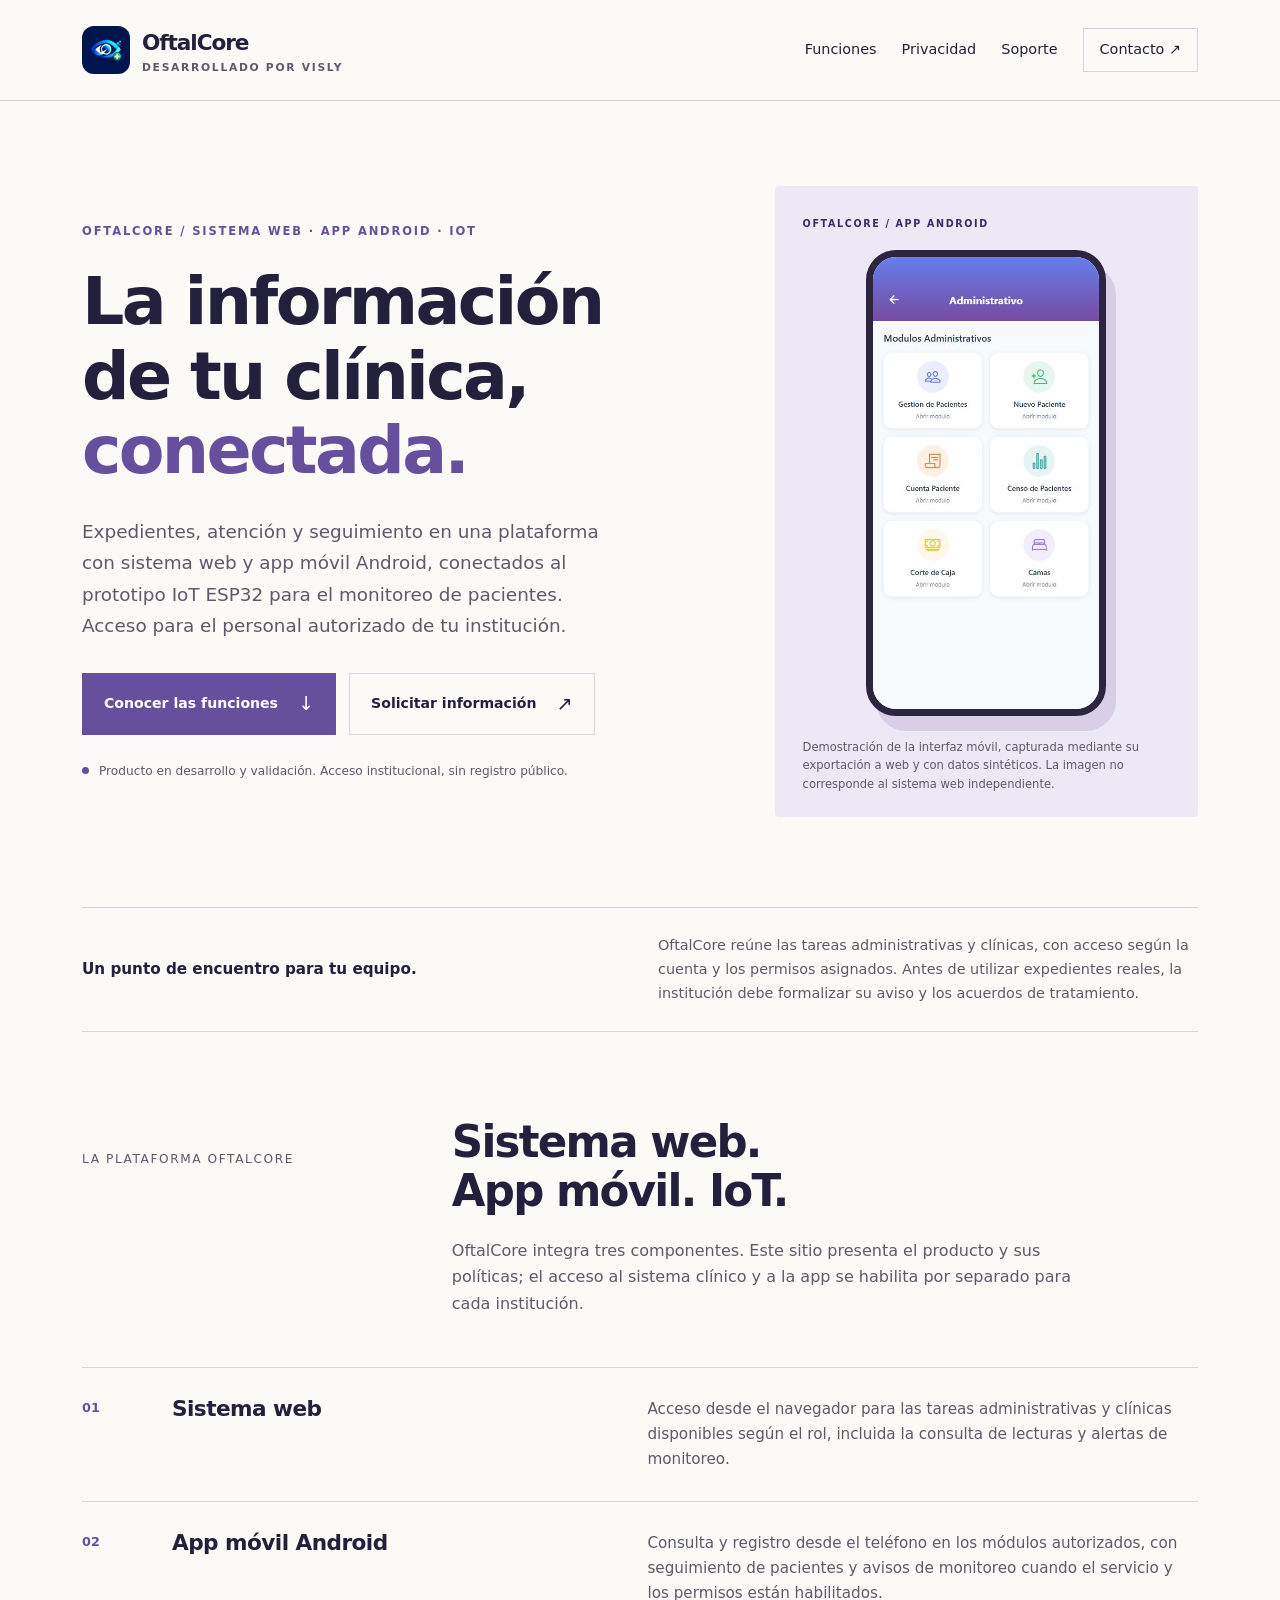
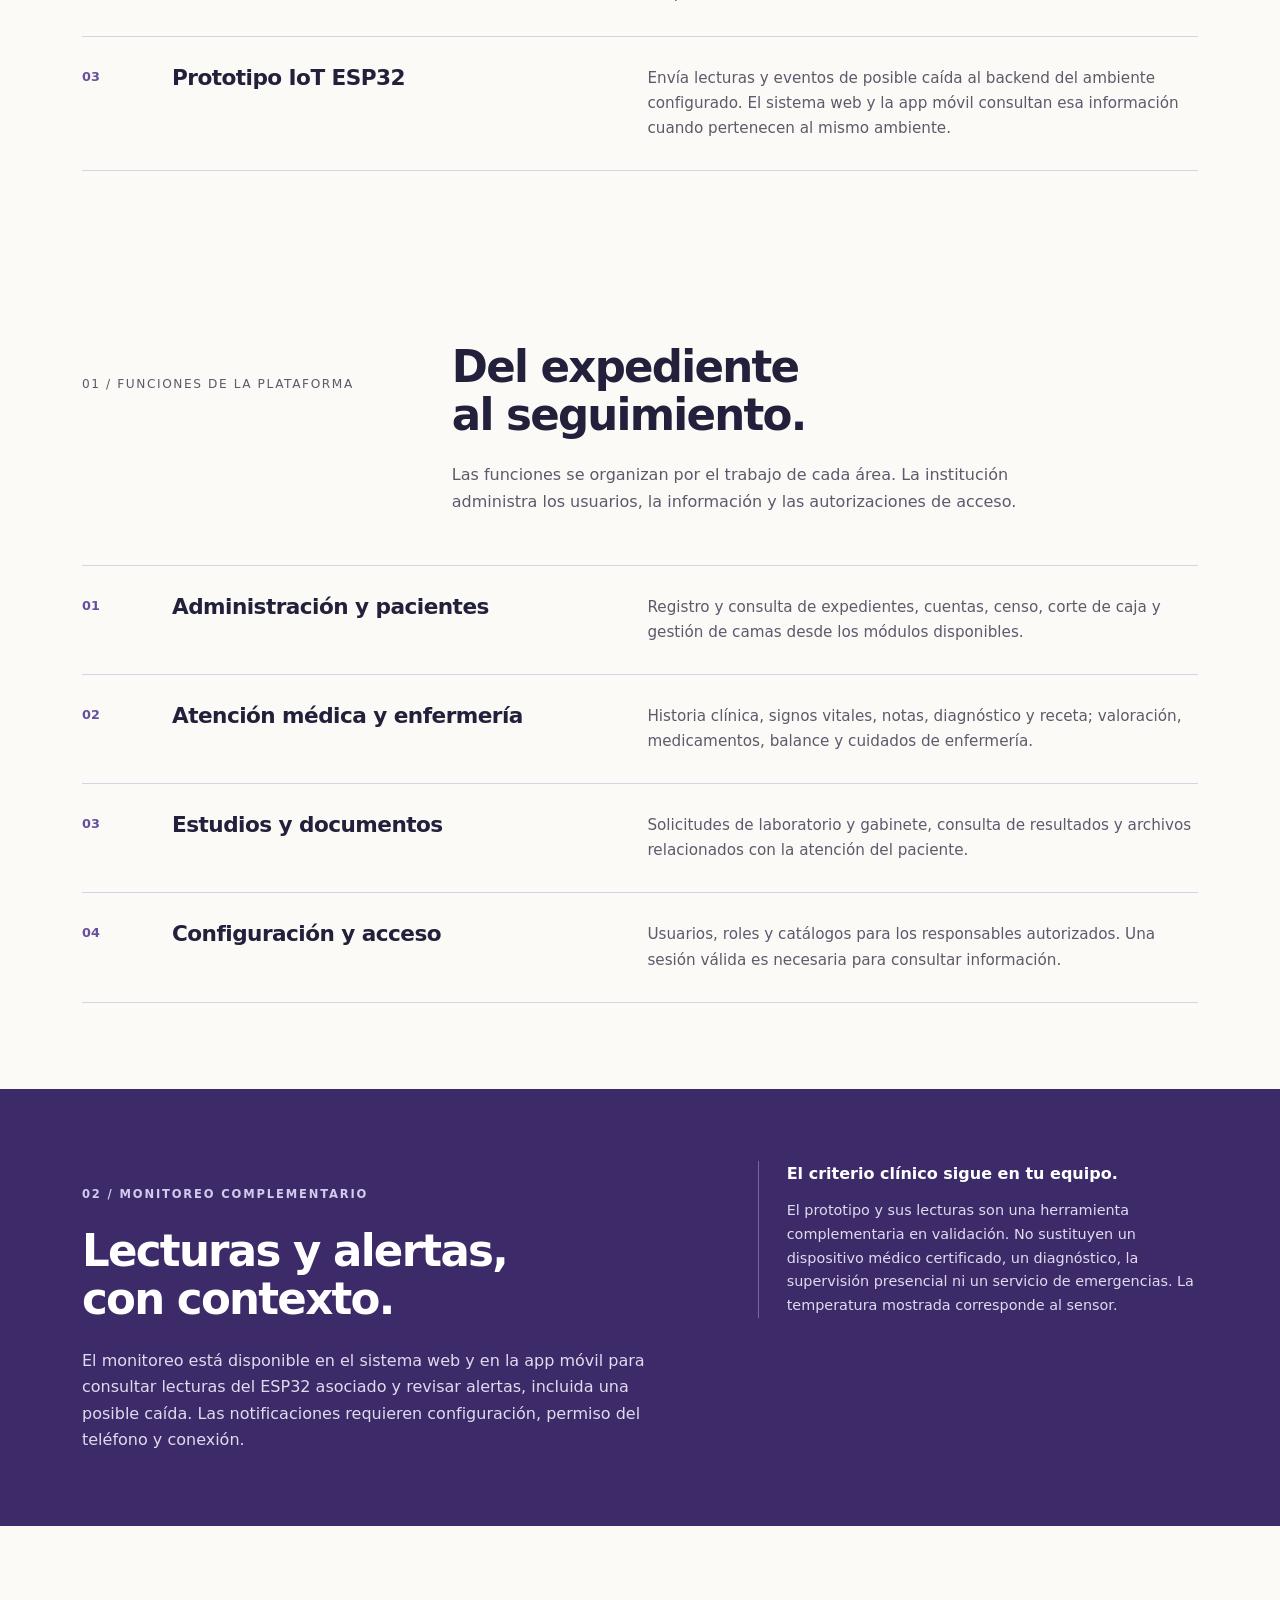
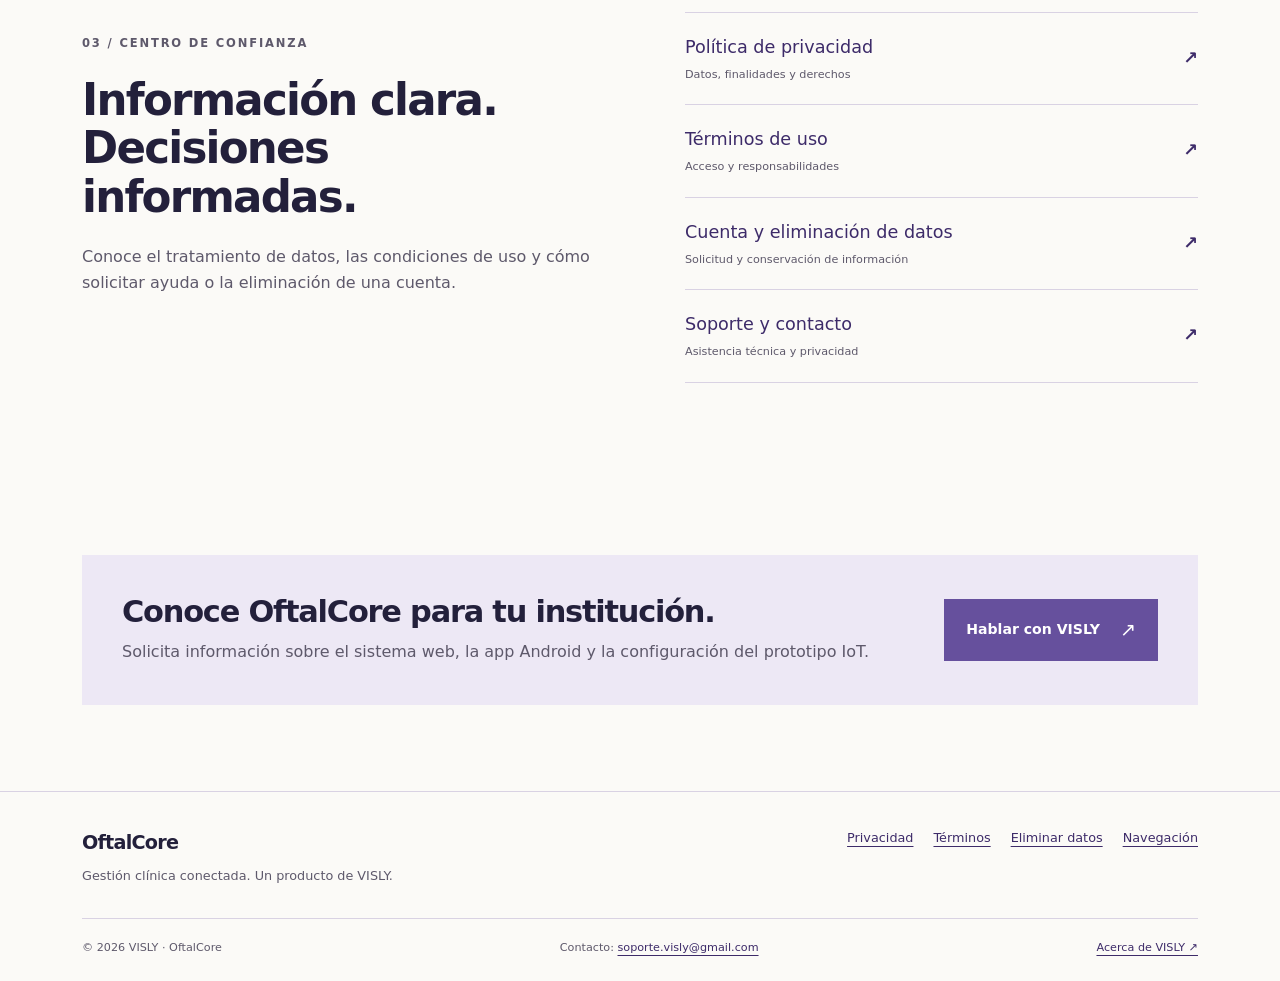
<file: index.html>
<!doctype html>
<html lang="es"><head><meta charset="utf-8"><meta name="viewport" content="width=device-width,initial-scale=1"><title>Gestión clínica conectada · OftalCore</title><meta name="description" content="OftalCore de VISLY integra un sistema web, una app móvil Android y un prototipo IoT ESP32 para la gestión clínica y el monitoreo complementario."><meta name="theme-color" content="#66509d"><link rel="icon" href="assets/oftalcore-icon.png" type="image/png"><link rel="stylesheet" href="assets/styles.css"><script src="assets/main.js" defer></script></head><body><a class="skip" href="#contenido">Saltar al contenido</a><header class="site-header"><nav class="nav wrap" aria-label="Navegación principal"><a class="brand" href="index.html"><img src="assets/oftalcore-icon.png" alt="" width="48" height="48"><span class="brand-name">OftalCore<small>Desarrollado por VISLY</small></span></a><button class="menu-toggle" type="button" aria-expanded="false" aria-controls="navigation">Menú</button><div class="nav-links" id="navigation"><a href="index.html#funcionalidades">Funciones</a><a href="privacidad.html">Privacidad</a><a href="soporte.html">Soporte</a><a class="nav-contact" href="soporte.html#contacto">Contacto <span aria-hidden="true">↗</span></a></div></nav></header><main id="contenido"><section class="hero wrap" aria-labelledby="hero-title"><div><p class="eyebrow">OftalCore / Sistema web · App Android · IoT</p><h1 id="hero-title">La información de tu clínica,<br><span>conectada.</span></h1><p class="lead">Expedientes, atención y seguimiento en una plataforma con sistema web y app móvil Android, conectados al prototipo IoT ESP32 para el monitoreo de pacientes. Acceso para el personal autorizado de tu institución.</p><div class="actions"><a class="button" href="#funcionalidades">Conocer las funciones <span class="arrow" aria-hidden="true">↓</span></a><a class="button secondary" href="soporte.html#contacto">Solicitar información <span class="arrow" aria-hidden="true">↗</span></a></div><p class="hero-note">Producto en desarrollo y validación. Acceso institucional, sin registro público.</p></div><figure class="product-stage"><div class="phone"><img src="assets/app-administracion.jpg" alt="Pantalla de administración de OftalCore con módulos de pacientes, cuentas, censo, caja y camas" width="430" height="860"></div><figcaption class="product-caption">Demostración de la interfaz móvil, capturada mediante su exportación a web y con datos sintéticos. La imagen no corresponde al sistema web independiente.</figcaption></figure></section><div class="wrap"><div class="intro-strip"><strong>Un punto de encuentro para tu equipo.</strong><p>OftalCore reúne las tareas administrativas y clínicas, con acceso según la cuenta y los permisos asignados. Antes de utilizar expedientes reales, la institución debe formalizar su aviso y los acuerdos de tratamiento.</p></div></div><section class="section wrap" id="plataforma" aria-labelledby="platform-title"><div class="section-intro"><p class="index-label">La plataforma OftalCore</p><div><h2 id="platform-title">Sistema web.<br>App móvil. IoT.</h2><p>OftalCore integra tres componentes. Este sitio presenta el producto y sus políticas; el acceso al sistema clínico y a la app se habilita por separado para cada institución.</p></div></div><div class="feature-list"><article class="feature-row"><span class="feature-number">01</span><h3>Sistema web</h3><p>Acceso desde el navegador para las tareas administrativas y clínicas disponibles según el rol, incluida la consulta de lecturas y alertas de monitoreo.</p></article><article class="feature-row"><span class="feature-number">02</span><h3>App móvil Android</h3><p>Consulta y registro desde el teléfono en los módulos autorizados, con seguimiento de pacientes y avisos de monitoreo cuando el servicio y los permisos están habilitados.</p></article><article class="feature-row"><span class="feature-number">03</span><h3>Prototipo IoT ESP32</h3><p>Envía lecturas y eventos de posible caída al backend del ambiente configurado. El sistema web y la app móvil consultan esa información cuando pertenecen al mismo ambiente.</p></article></div></section><section class="section wrap" id="funcionalidades" aria-labelledby="features-title"><div class="section-intro"><p class="index-label">01 / Funciones de la plataforma</p><div><h2 id="features-title">Del expediente<br>al seguimiento.</h2><p>Las funciones se organizan por el trabajo de cada área. La institución administra los usuarios, la información y las autorizaciones de acceso.</p></div></div><div class="feature-list"><article class="feature-row"><span class="feature-number">01</span><h3>Administración y pacientes</h3><p>Registro y consulta de expedientes, cuentas, censo, corte de caja y gestión de camas desde los módulos disponibles.</p></article><article class="feature-row"><span class="feature-number">02</span><h3>Atención médica y enfermería</h3><p>Historia clínica, signos vitales, notas, diagnóstico y receta; valoración, medicamentos, balance y cuidados de enfermería.</p></article><article class="feature-row"><span class="feature-number">03</span><h3>Estudios y documentos</h3><p>Solicitudes de laboratorio y gabinete, consulta de resultados y archivos relacionados con la atención del paciente.</p></article><article class="feature-row"><span class="feature-number">04</span><h3>Configuración y acceso</h3><p>Usuarios, roles y catálogos para los responsables autorizados. Una sesión válida es necesaria para consultar información.</p></article></div></section><section class="monitoring" aria-labelledby="monitoring-title"><div class="wrap"><div><p class="eyebrow">02 / Monitoreo complementario</p><h2 id="monitoring-title">Lecturas y alertas,<br>con contexto.</h2><p>El monitoreo está disponible en el sistema web y en la app móvil para consultar lecturas del ESP32 asociado y revisar alertas, incluida una posible caída. Las notificaciones requieren configuración, permiso del teléfono y conexión.</p></div><aside class="aside"><strong>El criterio clínico sigue en tu equipo.</strong><p>El prototipo y sus lecturas son una herramienta complementaria en validación. No sustituyen un dispositivo médico certificado, un diagnóstico, la supervisión presencial ni un servicio de emergencias. La temperatura mostrada corresponde al sensor.</p></aside></div></section><section class="section wrap trust" aria-labelledby="trust-title"><div><p class="eyebrow">03 / Centro de confianza</p><h2 id="trust-title">Información clara.<br>Decisiones informadas.</h2><p>Conoce el tratamiento de datos, las condiciones de uso y cómo solicitar ayuda o la eliminación de una cuenta.</p></div><nav class="trust-links" aria-label="Centro de confianza"><a href="privacidad.html"><div>Política de privacidad<span>Datos, finalidades y derechos</span></div><b aria-hidden="true">↗</b></a><a href="terminos.html"><div>Términos de uso<span>Acceso y responsabilidades</span></div><b aria-hidden="true">↗</b></a><a href="eliminacion.html"><div>Cuenta y eliminación de datos<span>Solicitud y conservación de información</span></div><b aria-hidden="true">↗</b></a><a href="soporte.html"><div>Soporte y contacto<span>Asistencia técnica y privacidad</span></div><b aria-hidden="true">↗</b></a></nav></section><section class="wrap section"><div class="cta-strip"><div><h2>Conoce OftalCore para tu institución.</h2><p>Solicita información sobre el sistema web, la app Android y la configuración del prototipo IoT.</p></div><a class="button" href="soporte.html#contacto">Hablar con VISLY <span class="arrow" aria-hidden="true">↗</span></a></div></section></main><footer class="site-footer"><div class="wrap"><div class="footer-top"><div class="footer-brand"><strong>OftalCore</strong><p>Gestión clínica conectada. Un producto de VISLY.</p></div><nav class="footer-links" aria-label="Información legal"><a href="privacidad.html">Privacidad</a><a href="terminos.html">Términos</a><a href="eliminacion.html">Eliminar datos</a><a href="cookies.html">Navegación</a></nav></div><div class="footer-bottom"><span>© 2026 VISLY · OftalCore</span><span>Contacto: <a href="mailto:soporte.visly@gmail.com">soporte.visly@gmail.com</a></span><a href="https://github.com/JoelLara10/VISLY" rel="noopener">Acerca de VISLY ↗</a></div></div></footer></body></html>
</file>
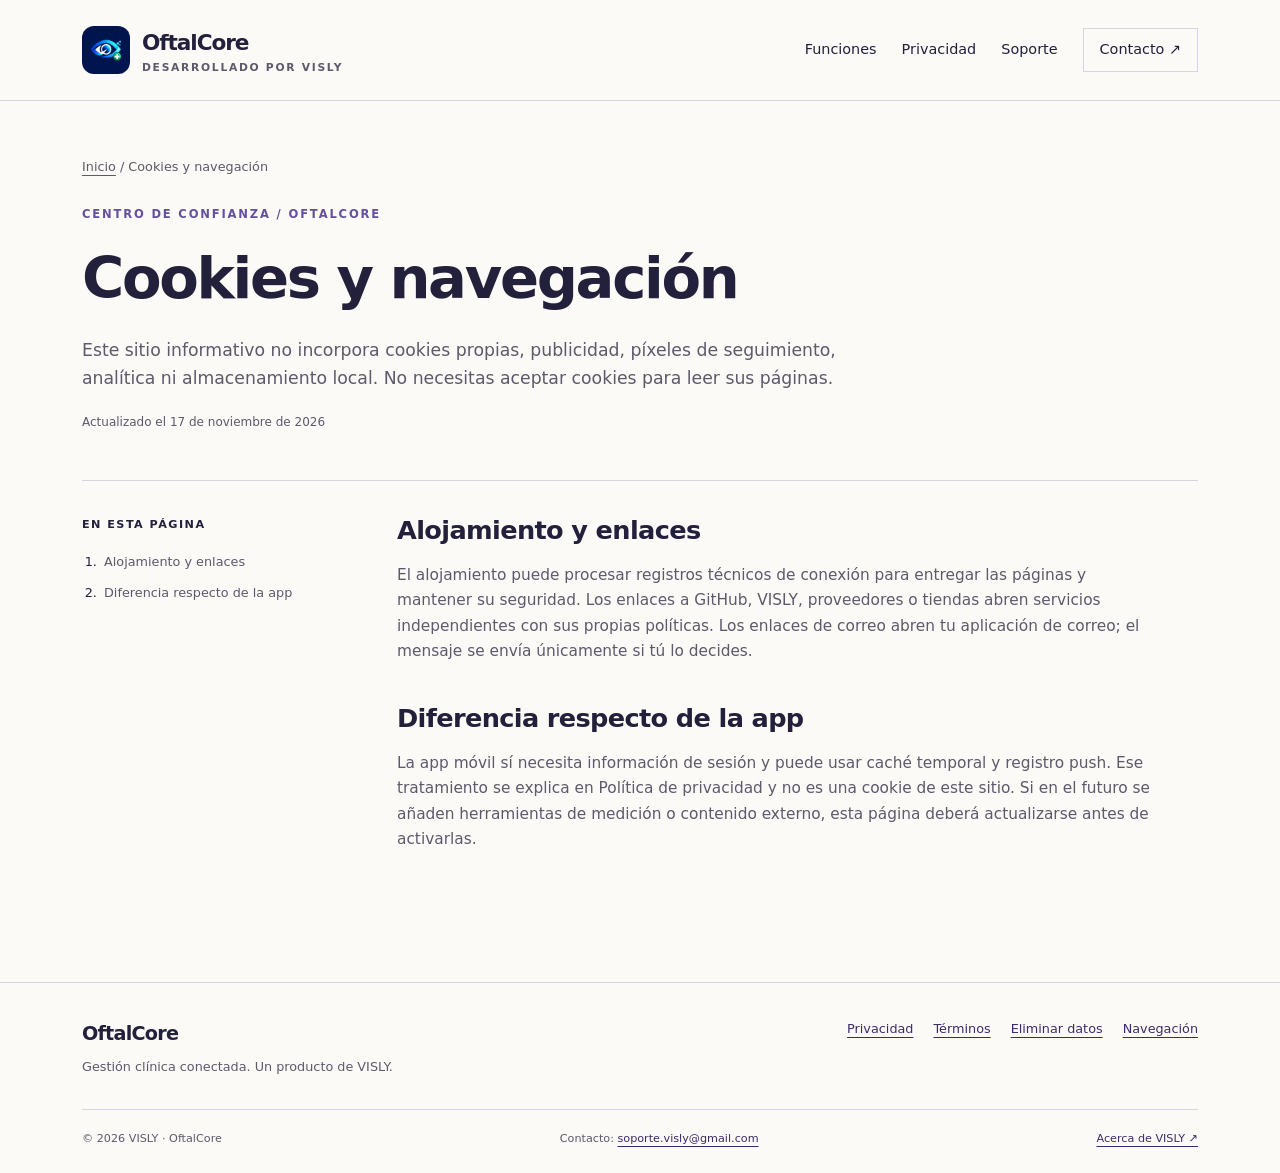
<file: cookies.html>
<!doctype html>
<html lang="es"><head><meta charset="utf-8"><meta name="viewport" content="width=device-width,initial-scale=1"><title>Cookies y navegación · OftalCore</title><meta name="description" content="Este sitio informativo no incorpora cookies propias, publicidad, píxeles de seguimiento, analítica ni almacenamiento local. No necesitas aceptar cookies para leer sus páginas."><meta name="theme-color" content="#66509d"><link rel="icon" href="assets/oftalcore-icon.png" type="image/png"><link rel="stylesheet" href="assets/styles.css"><script src="assets/main.js" defer></script></head><body><a class="skip" href="#contenido">Saltar al contenido</a><header class="site-header"><nav class="nav wrap" aria-label="Navegación principal"><a class="brand" href="index.html"><img src="assets/oftalcore-icon.png" alt="" width="48" height="48"><span class="brand-name">OftalCore<small>Desarrollado por VISLY</small></span></a><button class="menu-toggle" type="button" aria-expanded="false" aria-controls="navigation">Menú</button><div class="nav-links" id="navigation"><a href="index.html#funcionalidades">Funciones</a><a href="privacidad.html">Privacidad</a><a href="soporte.html">Soporte</a><a class="nav-contact" href="soporte.html#contacto">Contacto <span aria-hidden="true">↗</span></a></div></nav></header><main id="contenido" class="wrap"><header class="legal-hero"><p class="breadcrumb"><a href="index.html">Inicio</a> / Cookies y navegación</p><p class="eyebrow">Centro de confianza / OftalCore</p><h1>Cookies y navegación</h1><p class="lead">Este sitio informativo no incorpora cookies propias, publicidad, píxeles de seguimiento, analítica ni almacenamiento local. No necesitas aceptar cookies para leer sus páginas.</p><p class="updated">Actualizado el 17 de noviembre de 2026</p></header><div class="legal-layout"><aside class="contents"><strong>En esta página</strong><ol><li><a href="#seccion-1">Alojamiento y enlaces</a></li><li><a href="#seccion-2">Diferencia respecto de la app</a></li></ol></aside><article class="legal-copy"><section id="seccion-1"><h2>Alojamiento y enlaces</h2><p>El alojamiento puede procesar registros técnicos de conexión para entregar las páginas y mantener su seguridad. Los enlaces a GitHub, VISLY, proveedores o tiendas abren servicios independientes con sus propias políticas. Los enlaces de correo abren tu aplicación de correo; el mensaje se envía únicamente si tú lo decides.</p></section><section id="seccion-2"><h2>Diferencia respecto de la app</h2><p>La app móvil sí necesita información de sesión y puede usar caché temporal y registro push. Ese tratamiento se explica en Política de privacidad y no es una cookie de este sitio. Si en el futuro se añaden herramientas de medición o contenido externo, esta página deberá actualizarse antes de activarlas.</p></section></article></div></main><footer class="site-footer"><div class="wrap"><div class="footer-top"><div class="footer-brand"><strong>OftalCore</strong><p>Gestión clínica conectada. Un producto de VISLY.</p></div><nav class="footer-links" aria-label="Información legal"><a href="privacidad.html">Privacidad</a><a href="terminos.html">Términos</a><a href="eliminacion.html">Eliminar datos</a><a href="cookies.html">Navegación</a></nav></div><div class="footer-bottom"><span>© 2026 VISLY · OftalCore</span><span>Contacto: <a href="mailto:soporte.visly@gmail.com">soporte.visly@gmail.com</a></span><a href="https://github.com/JoelLara10/VISLY" rel="noopener">Acerca de VISLY ↗</a></div></div></footer></body></html>
</file>
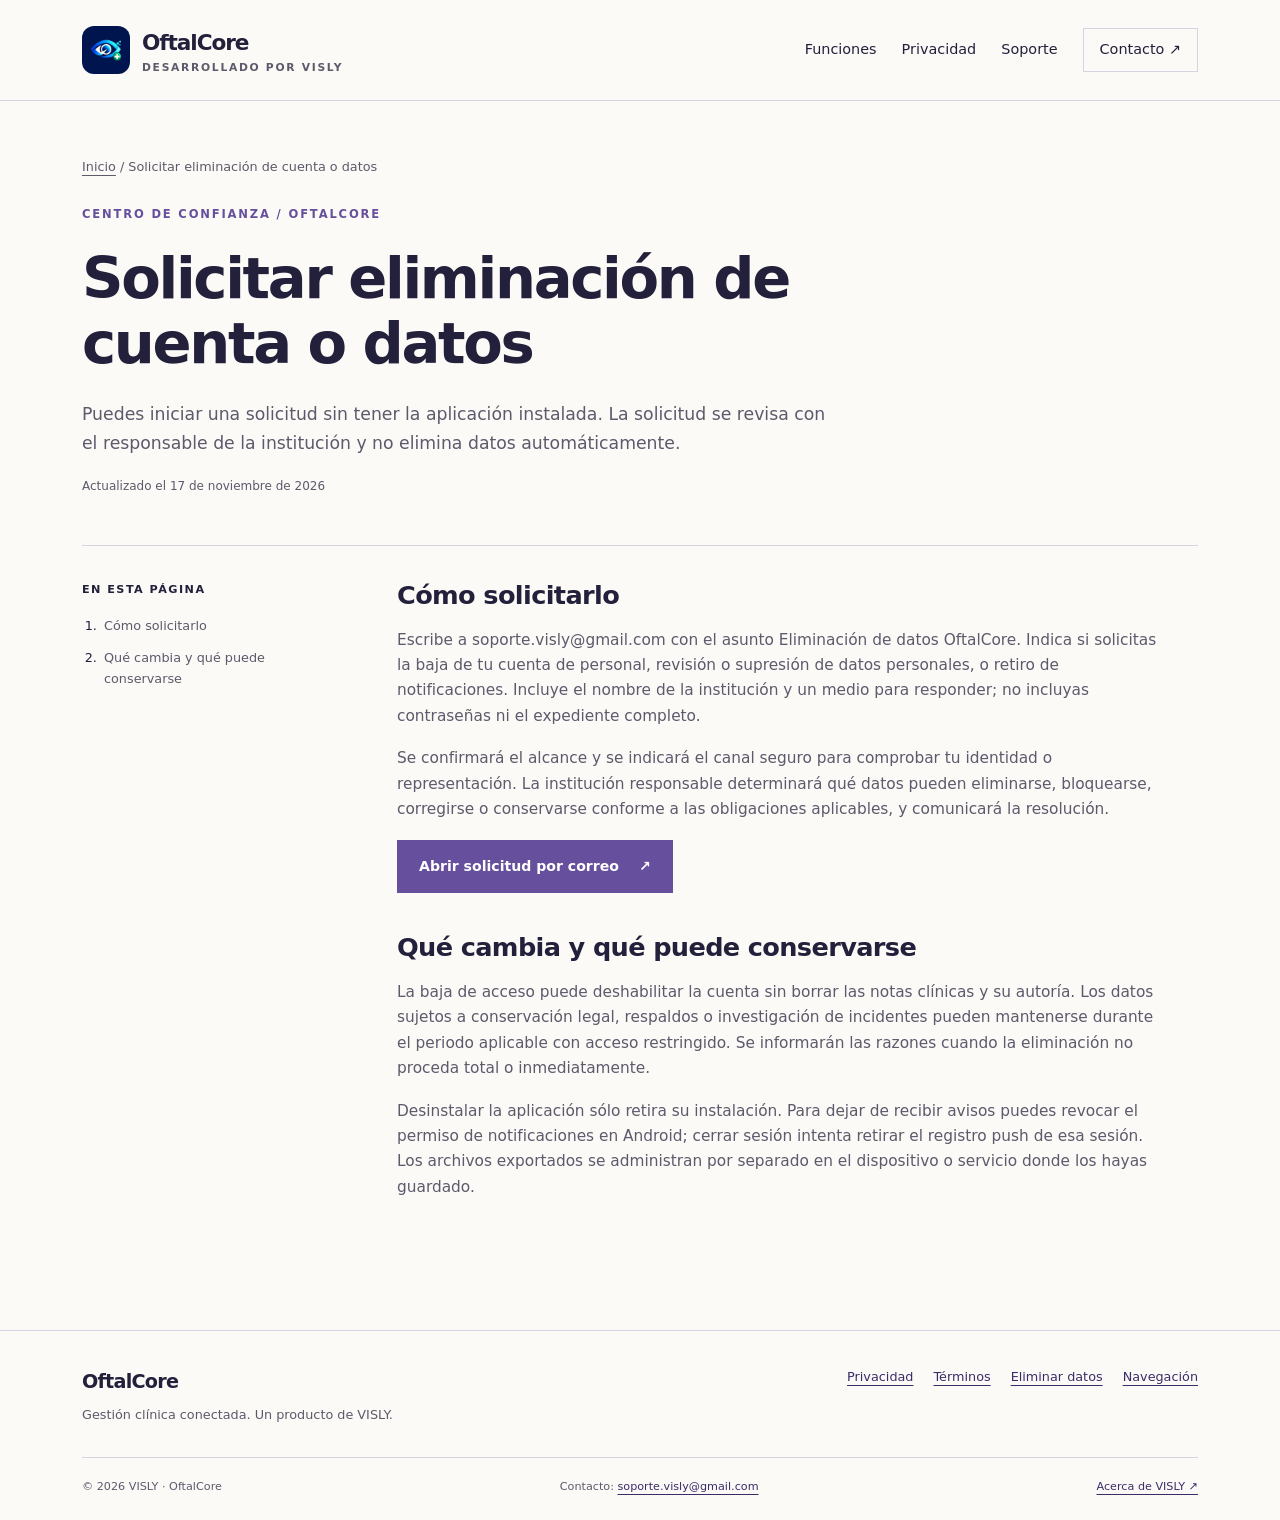
<file: eliminacion.html>
<!doctype html>
<html lang="es"><head><meta charset="utf-8"><meta name="viewport" content="width=device-width,initial-scale=1"><title>Solicitar eliminación de cuenta o datos · OftalCore</title><meta name="description" content="Puedes iniciar una solicitud sin tener la aplicación instalada. La solicitud se revisa con el responsable de la institución y no elimina datos automáticamente."><meta name="theme-color" content="#66509d"><link rel="icon" href="assets/oftalcore-icon.png" type="image/png"><link rel="stylesheet" href="assets/styles.css"><script src="assets/main.js" defer></script></head><body><a class="skip" href="#contenido">Saltar al contenido</a><header class="site-header"><nav class="nav wrap" aria-label="Navegación principal"><a class="brand" href="index.html"><img src="assets/oftalcore-icon.png" alt="" width="48" height="48"><span class="brand-name">OftalCore<small>Desarrollado por VISLY</small></span></a><button class="menu-toggle" type="button" aria-expanded="false" aria-controls="navigation">Menú</button><div class="nav-links" id="navigation"><a href="index.html#funcionalidades">Funciones</a><a href="privacidad.html">Privacidad</a><a href="soporte.html">Soporte</a><a class="nav-contact" href="soporte.html#contacto">Contacto <span aria-hidden="true">↗</span></a></div></nav></header><main id="contenido" class="wrap"><header class="legal-hero"><p class="breadcrumb"><a href="index.html">Inicio</a> / Solicitar eliminación de cuenta o datos</p><p class="eyebrow">Centro de confianza / OftalCore</p><h1>Solicitar eliminación de cuenta o datos</h1><p class="lead">Puedes iniciar una solicitud sin tener la aplicación instalada. La solicitud se revisa con el responsable de la institución y no elimina datos automáticamente.</p><p class="updated">Actualizado el 17 de noviembre de 2026</p></header><div class="legal-layout"><aside class="contents"><strong>En esta página</strong><ol><li><a href="#seccion-1">Cómo solicitarlo</a></li><li><a href="#seccion-2">Qué cambia y qué puede conservarse</a></li></ol></aside><article class="legal-copy"><section id="seccion-1"><h2>Cómo solicitarlo</h2><p>Escribe a soporte.visly@gmail.com con el asunto Eliminación de datos OftalCore. Indica si solicitas la baja de tu cuenta de personal, revisión o supresión de datos personales, o retiro de notificaciones. Incluye el nombre de la institución y un medio para responder; no incluyas contraseñas ni el expediente completo.</p><p>Se confirmará el alcance y se indicará el canal seguro para comprobar tu identidad o representación. La institución responsable determinará qué datos pueden eliminarse, bloquearse, corregirse o conservarse conforme a las obligaciones aplicables, y comunicará la resolución.</p><p><a class="button" href="mailto:soporte.visly@gmail.com?subject=Eliminaci%C3%B3n%20de%20datos%20OftalCore">Abrir solicitud por correo <span aria-hidden="true">↗</span></a></p></section><section id="seccion-2"><h2>Qué cambia y qué puede conservarse</h2><p>La baja de acceso puede deshabilitar la cuenta sin borrar las notas clínicas y su autoría. Los datos sujetos a conservación legal, respaldos o investigación de incidentes pueden mantenerse durante el periodo aplicable con acceso restringido. Se informarán las razones cuando la eliminación no proceda total o inmediatamente.</p><p>Desinstalar la aplicación sólo retira su instalación. Para dejar de recibir avisos puedes revocar el permiso de notificaciones en Android; cerrar sesión intenta retirar el registro push de esa sesión. Los archivos exportados se administran por separado en el dispositivo o servicio donde los hayas guardado.</p></section></article></div></main><footer class="site-footer"><div class="wrap"><div class="footer-top"><div class="footer-brand"><strong>OftalCore</strong><p>Gestión clínica conectada. Un producto de VISLY.</p></div><nav class="footer-links" aria-label="Información legal"><a href="privacidad.html">Privacidad</a><a href="terminos.html">Términos</a><a href="eliminacion.html">Eliminar datos</a><a href="cookies.html">Navegación</a></nav></div><div class="footer-bottom"><span>© 2026 VISLY · OftalCore</span><span>Contacto: <a href="mailto:soporte.visly@gmail.com">soporte.visly@gmail.com</a></span><a href="https://github.com/JoelLara10/VISLY" rel="noopener">Acerca de VISLY ↗</a></div></div></footer></body></html>
</file>
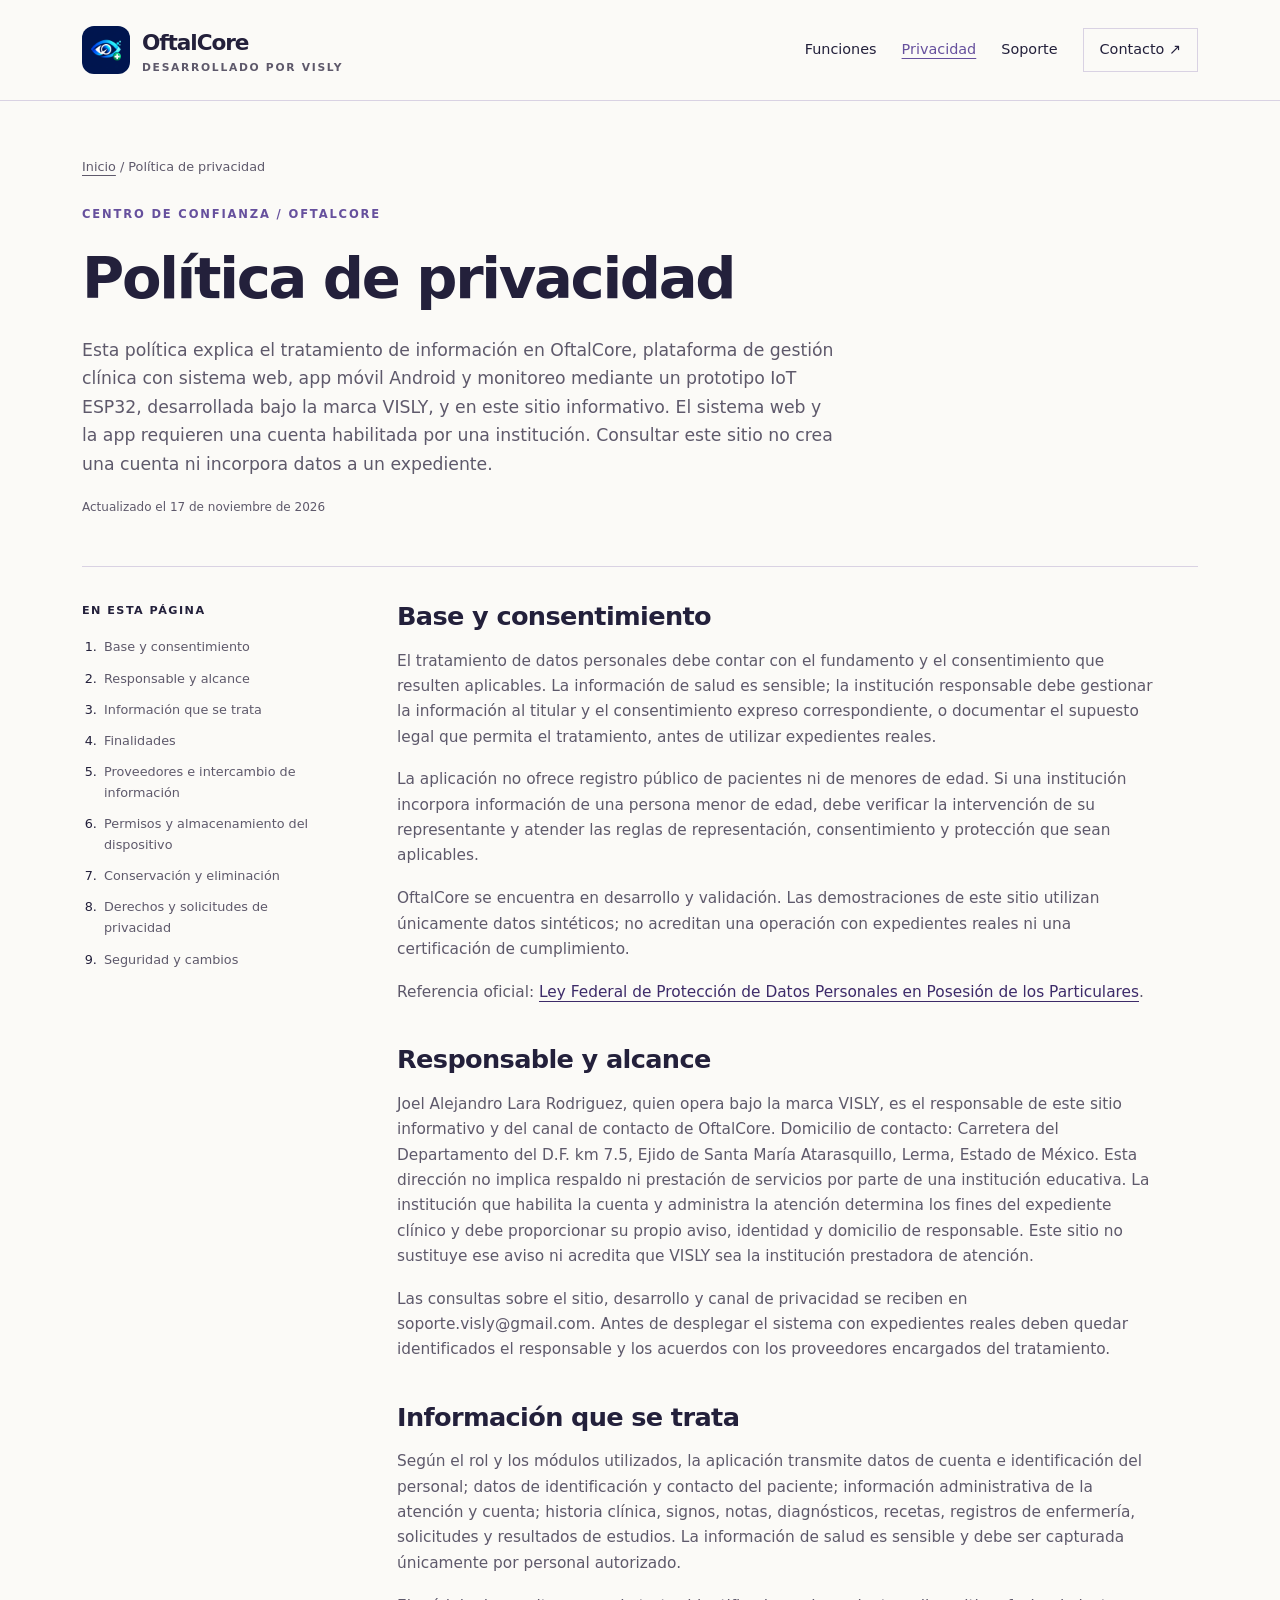
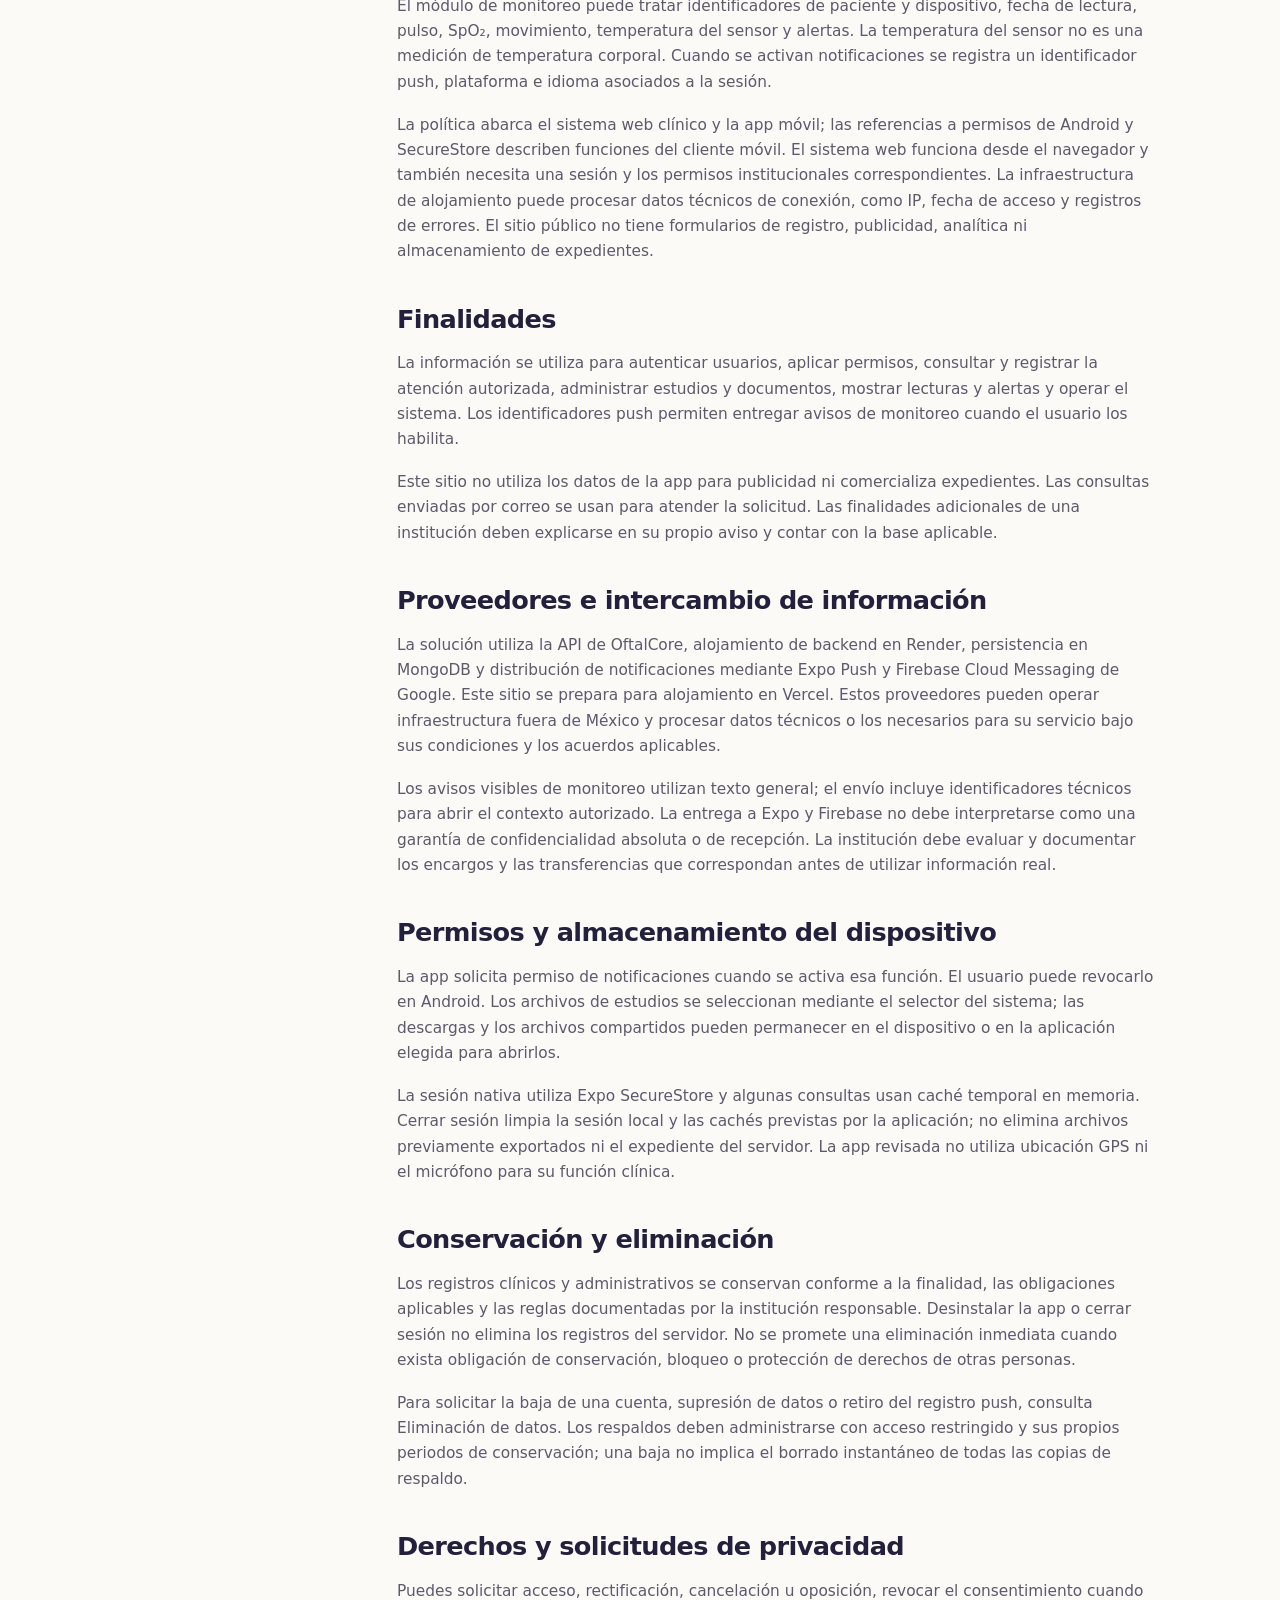
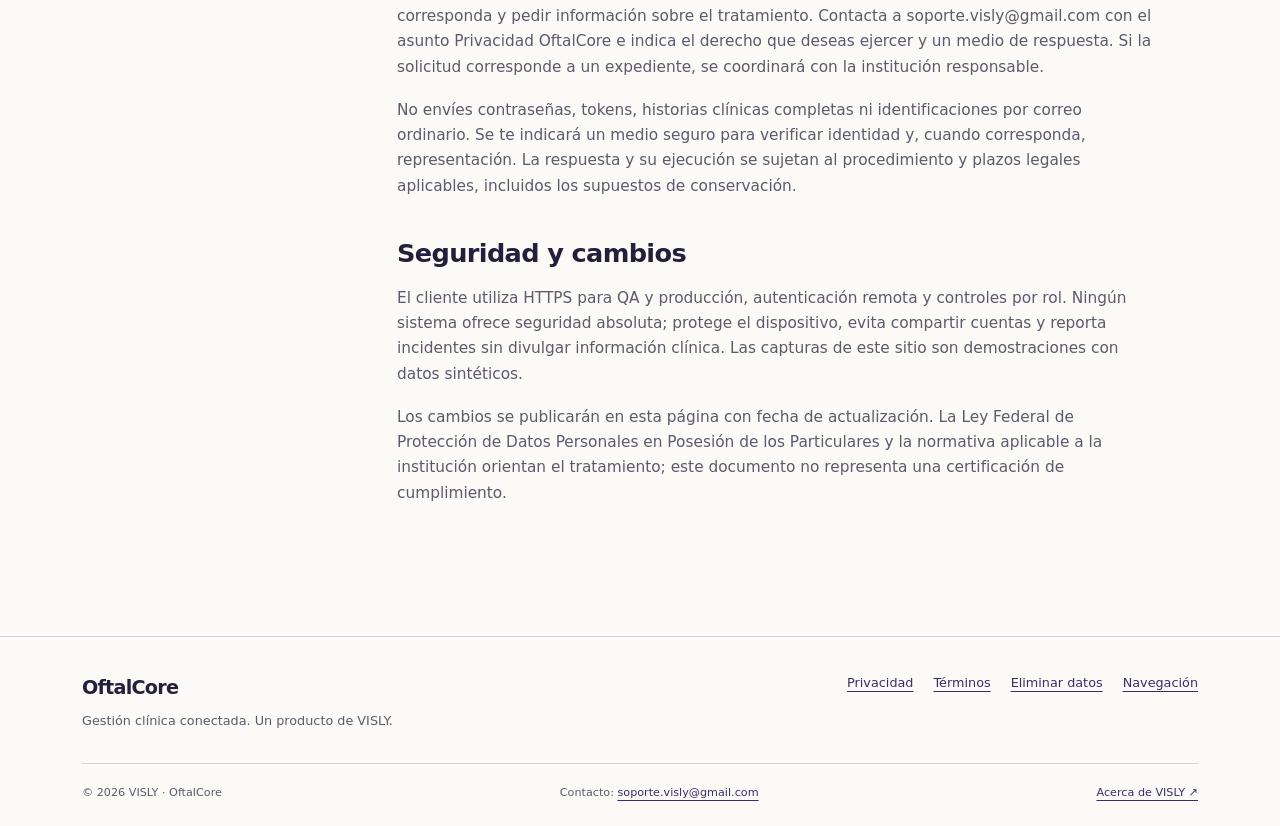
<file: privacidad.html>
<!doctype html>
<html lang="es"><head><meta charset="utf-8"><meta name="viewport" content="width=device-width,initial-scale=1"><title>Política de privacidad · OftalCore</title><meta name="description" content="Esta política explica el tratamiento de información en OftalCore, plataforma de gestión clínica con sistema web, app móvil Android y monitoreo mediante un prototipo IoT ESP32, desarrollada bajo la marca VISLY, y en este sitio informativo. El sistema web y la app requieren una cuenta habilitada por una institución. Consultar este sitio no crea una cuenta ni incorpora datos a un expediente."><meta name="theme-color" content="#66509d"><link rel="icon" href="assets/oftalcore-icon.png" type="image/png"><link rel="stylesheet" href="assets/styles.css"><script src="assets/main.js" defer></script></head><body><a class="skip" href="#contenido">Saltar al contenido</a><header class="site-header"><nav class="nav wrap" aria-label="Navegación principal"><a class="brand" href="index.html"><img src="assets/oftalcore-icon.png" alt="" width="48" height="48"><span class="brand-name">OftalCore<small>Desarrollado por VISLY</small></span></a><button class="menu-toggle" type="button" aria-expanded="false" aria-controls="navigation">Menú</button><div class="nav-links" id="navigation"><a href="index.html#funcionalidades">Funciones</a><a href="privacidad.html" aria-current="page">Privacidad</a><a href="soporte.html">Soporte</a><a class="nav-contact" href="soporte.html#contacto">Contacto <span aria-hidden="true">↗</span></a></div></nav></header><main id="contenido" class="wrap"><header class="legal-hero"><p class="breadcrumb"><a href="index.html">Inicio</a> / Política de privacidad</p><p class="eyebrow">Centro de confianza / OftalCore</p><h1>Política de privacidad</h1><p class="lead">Esta política explica el tratamiento de información en OftalCore, plataforma de gestión clínica con sistema web, app móvil Android y monitoreo mediante un prototipo IoT ESP32, desarrollada bajo la marca VISLY, y en este sitio informativo. El sistema web y la app requieren una cuenta habilitada por una institución. Consultar este sitio no crea una cuenta ni incorpora datos a un expediente.</p><p class="updated">Actualizado el 17 de noviembre de 2026</p></header><div class="legal-layout"><aside class="contents"><strong>En esta página</strong><ol><li><a href="#base-consentimiento">Base y consentimiento</a></li><li><a href="#seccion-1">Responsable y alcance</a></li><li><a href="#seccion-2">Información que se trata</a></li><li><a href="#seccion-3">Finalidades</a></li><li><a href="#seccion-4">Proveedores e intercambio de información</a></li><li><a href="#seccion-5">Permisos y almacenamiento del dispositivo</a></li><li><a href="#seccion-6">Conservación y eliminación</a></li><li><a href="#seccion-7">Derechos y solicitudes de privacidad</a></li><li><a href="#seccion-8">Seguridad y cambios</a></li></ol></aside><article class="legal-copy"><section id="base-consentimiento"><h2>Base y consentimiento</h2><p>El tratamiento de datos personales debe contar con el fundamento y el consentimiento que resulten aplicables. La información de salud es sensible; la institución responsable debe gestionar la información al titular y el consentimiento expreso correspondiente, o documentar el supuesto legal que permita el tratamiento, antes de utilizar expedientes reales.</p><p>La aplicación no ofrece registro público de pacientes ni de menores de edad. Si una institución incorpora información de una persona menor de edad, debe verificar la intervención de su representante y atender las reglas de representación, consentimiento y protección que sean aplicables.</p><p>OftalCore se encuentra en desarrollo y validación. Las demostraciones de este sitio utilizan únicamente datos sintéticos; no acreditan una operación con expedientes reales ni una certificación de cumplimiento.</p><p>Referencia oficial: <a href="https://www.diputados.gob.mx/LeyesBiblio/pdf/LFPDPPP.pdf">Ley Federal de Protección de Datos Personales en Posesión de los Particulares</a>.</p></section><section id="seccion-1"><h2>Responsable y alcance</h2><p>Joel Alejandro Lara Rodriguez, quien opera bajo la marca VISLY, es el responsable de este sitio informativo y del canal de contacto de OftalCore. Domicilio de contacto: Carretera del Departamento del D.F. km 7.5, Ejido de Santa María Atarasquillo, Lerma, Estado de México. Esta dirección no implica respaldo ni prestación de servicios por parte de una institución educativa. La institución que habilita la cuenta y administra la atención determina los fines del expediente clínico y debe proporcionar su propio aviso, identidad y domicilio de responsable. Este sitio no sustituye ese aviso ni acredita que VISLY sea la institución prestadora de atención.</p><p>Las consultas sobre el sitio, desarrollo y canal de privacidad se reciben en soporte.visly@gmail.com. Antes de desplegar el sistema con expedientes reales deben quedar identificados el responsable y los acuerdos con los proveedores encargados del tratamiento.</p></section><section id="seccion-2"><h2>Información que se trata</h2><p>Según el rol y los módulos utilizados, la aplicación transmite datos de cuenta e identificación del personal; datos de identificación y contacto del paciente; información administrativa de la atención y cuenta; historia clínica, signos, notas, diagnósticos, recetas, registros de enfermería, solicitudes y resultados de estudios. La información de salud es sensible y debe ser capturada únicamente por personal autorizado.</p><p>El módulo de monitoreo puede tratar identificadores de paciente y dispositivo, fecha de lectura, pulso, SpO₂, movimiento, temperatura del sensor y alertas. La temperatura del sensor no es una medición de temperatura corporal. Cuando se activan notificaciones se registra un identificador push, plataforma e idioma asociados a la sesión.</p><p>La política abarca el sistema web clínico y la app móvil; las referencias a permisos de Android y SecureStore describen funciones del cliente móvil. El sistema web funciona desde el navegador y también necesita una sesión y los permisos institucionales correspondientes. La infraestructura de alojamiento puede procesar datos técnicos de conexión, como IP, fecha de acceso y registros de errores. El sitio público no tiene formularios de registro, publicidad, analítica ni almacenamiento de expedientes.</p></section><section id="seccion-3"><h2>Finalidades</h2><p>La información se utiliza para autenticar usuarios, aplicar permisos, consultar y registrar la atención autorizada, administrar estudios y documentos, mostrar lecturas y alertas y operar el sistema. Los identificadores push permiten entregar avisos de monitoreo cuando el usuario los habilita.</p><p>Este sitio no utiliza los datos de la app para publicidad ni comercializa expedientes. Las consultas enviadas por correo se usan para atender la solicitud. Las finalidades adicionales de una institución deben explicarse en su propio aviso y contar con la base aplicable.</p></section><section id="seccion-4"><h2>Proveedores e intercambio de información</h2><p>La solución utiliza la API de OftalCore, alojamiento de backend en Render, persistencia en MongoDB y distribución de notificaciones mediante Expo Push y Firebase Cloud Messaging de Google. Este sitio se prepara para alojamiento en Vercel. Estos proveedores pueden operar infraestructura fuera de México y procesar datos técnicos o los necesarios para su servicio bajo sus condiciones y los acuerdos aplicables.</p><p>Los avisos visibles de monitoreo utilizan texto general; el envío incluye identificadores técnicos para abrir el contexto autorizado. La entrega a Expo y Firebase no debe interpretarse como una garantía de confidencialidad absoluta o de recepción. La institución debe evaluar y documentar los encargos y las transferencias que correspondan antes de utilizar información real.</p></section><section id="seccion-5"><h2>Permisos y almacenamiento del dispositivo</h2><p>La app solicita permiso de notificaciones cuando se activa esa función. El usuario puede revocarlo en Android. Los archivos de estudios se seleccionan mediante el selector del sistema; las descargas y los archivos compartidos pueden permanecer en el dispositivo o en la aplicación elegida para abrirlos.</p><p>La sesión nativa utiliza Expo SecureStore y algunas consultas usan caché temporal en memoria. Cerrar sesión limpia la sesión local y las cachés previstas por la aplicación; no elimina archivos previamente exportados ni el expediente del servidor. La app revisada no utiliza ubicación GPS ni el micrófono para su función clínica.</p></section><section id="seccion-6"><h2>Conservación y eliminación</h2><p>Los registros clínicos y administrativos se conservan conforme a la finalidad, las obligaciones aplicables y las reglas documentadas por la institución responsable. Desinstalar la app o cerrar sesión no elimina los registros del servidor. No se promete una eliminación inmediata cuando exista obligación de conservación, bloqueo o protección de derechos de otras personas.</p><p>Para solicitar la baja de una cuenta, supresión de datos o retiro del registro push, consulta Eliminación de datos. Los respaldos deben administrarse con acceso restringido y sus propios periodos de conservación; una baja no implica el borrado instantáneo de todas las copias de respaldo.</p></section><section id="seccion-7"><h2>Derechos y solicitudes de privacidad</h2><p>Puedes solicitar acceso, rectificación, cancelación u oposición, revocar el consentimiento cuando corresponda y pedir información sobre el tratamiento. Contacta a soporte.visly@gmail.com con el asunto Privacidad OftalCore e indica el derecho que deseas ejercer y un medio de respuesta. Si la solicitud corresponde a un expediente, se coordinará con la institución responsable.</p><p>No envíes contraseñas, tokens, historias clínicas completas ni identificaciones por correo ordinario. Se te indicará un medio seguro para verificar identidad y, cuando corresponda, representación. La respuesta y su ejecución se sujetan al procedimiento y plazos legales aplicables, incluidos los supuestos de conservación.</p></section><section id="seccion-8"><h2>Seguridad y cambios</h2><p>El cliente utiliza HTTPS para QA y producción, autenticación remota y controles por rol. Ningún sistema ofrece seguridad absoluta; protege el dispositivo, evita compartir cuentas y reporta incidentes sin divulgar información clínica. Las capturas de este sitio son demostraciones con datos sintéticos.</p><p>Los cambios se publicarán en esta página con fecha de actualización. La Ley Federal de Protección de Datos Personales en Posesión de los Particulares y la normativa aplicable a la institución orientan el tratamiento; este documento no representa una certificación de cumplimiento.</p></section></article></div></main><footer class="site-footer"><div class="wrap"><div class="footer-top"><div class="footer-brand"><strong>OftalCore</strong><p>Gestión clínica conectada. Un producto de VISLY.</p></div><nav class="footer-links" aria-label="Información legal"><a href="privacidad.html">Privacidad</a><a href="terminos.html">Términos</a><a href="eliminacion.html">Eliminar datos</a><a href="cookies.html">Navegación</a></nav></div><div class="footer-bottom"><span>© 2026 VISLY · OftalCore</span><span>Contacto: <a href="mailto:soporte.visly@gmail.com">soporte.visly@gmail.com</a></span><a href="https://github.com/JoelLara10/VISLY" rel="noopener">Acerca de VISLY ↗</a></div></div></footer></body></html>
</file>
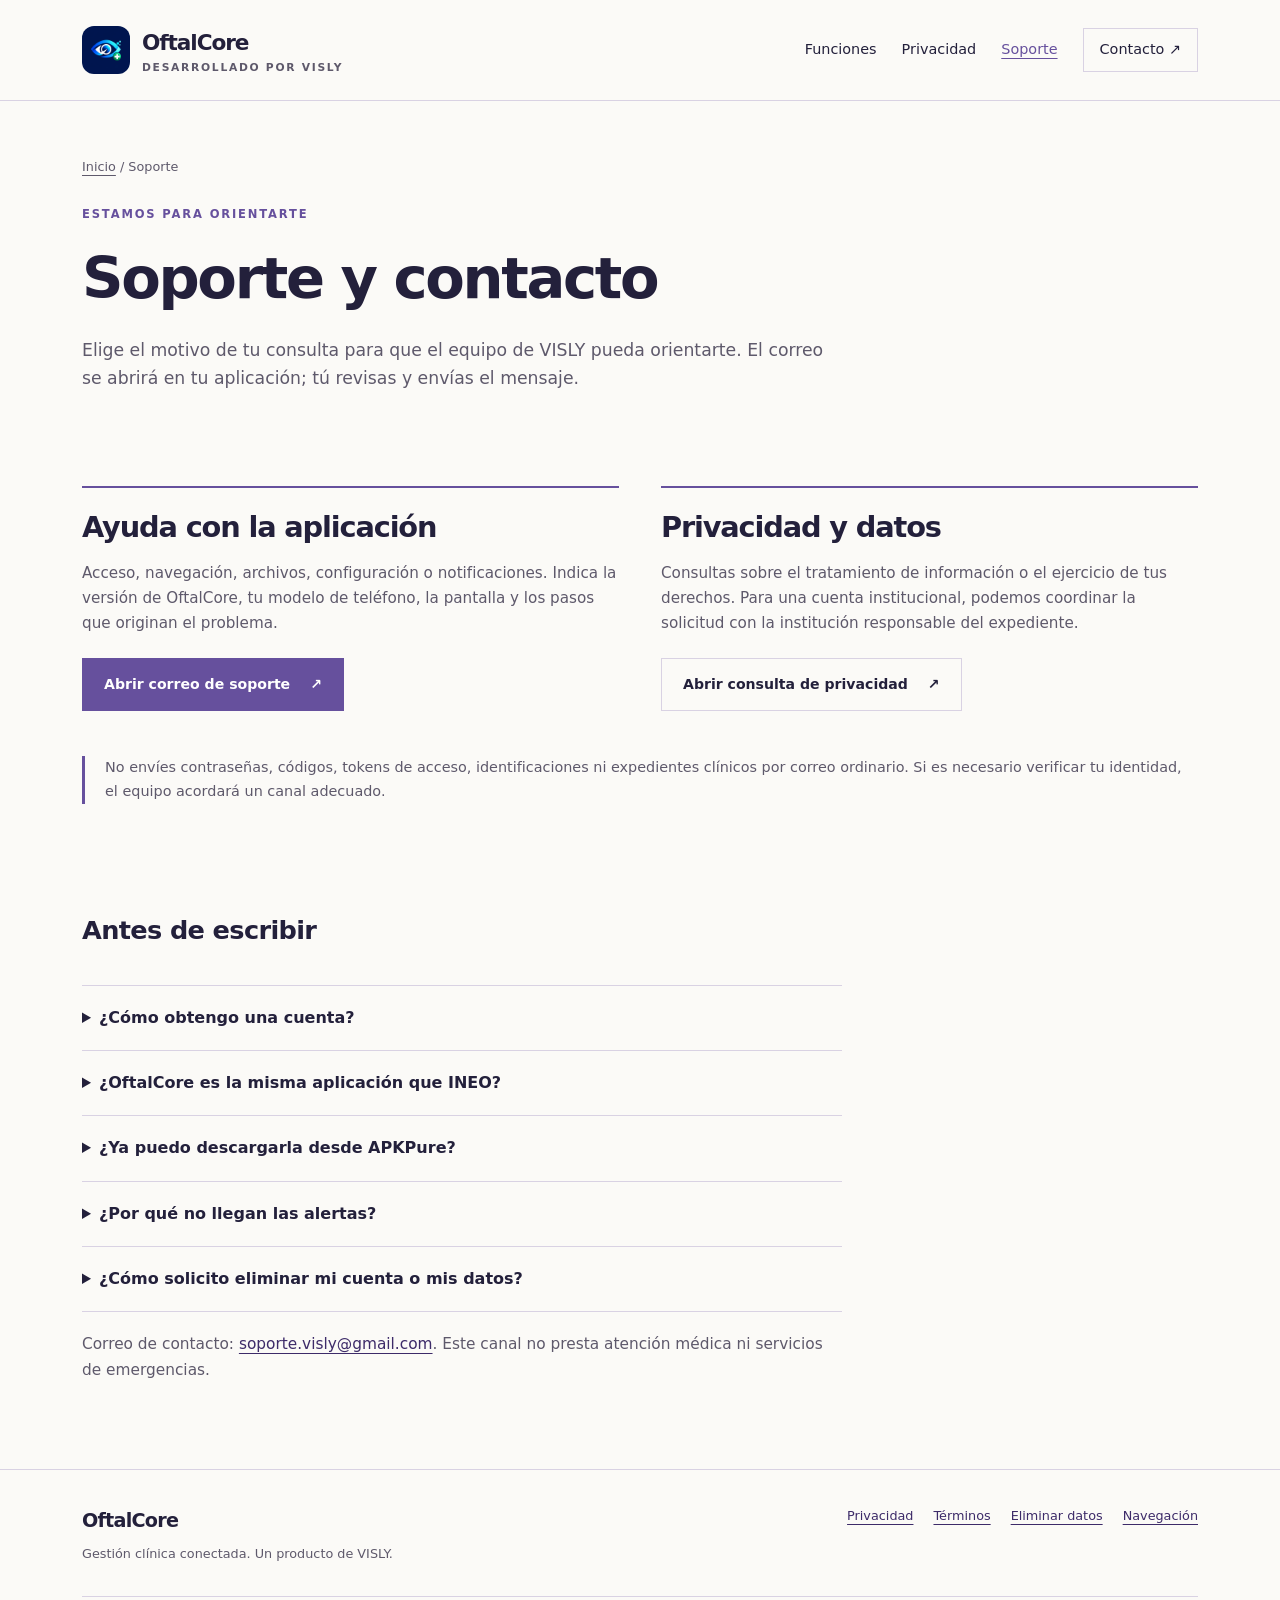
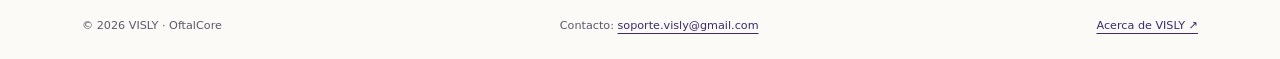
<file: soporte.html>
<!doctype html>
<html lang="es"><head><meta charset="utf-8"><meta name="viewport" content="width=device-width,initial-scale=1"><title>Soporte y contacto · OftalCore</title><meta name="description" content="Ayuda con OftalCore, acceso institucional, privacidad y solicitudes de datos. Contacta al equipo de VISLY."><meta name="theme-color" content="#66509d"><link rel="icon" href="assets/oftalcore-icon.png" type="image/png"><link rel="stylesheet" href="assets/styles.css"><script src="assets/main.js" defer></script></head><body><a class="skip" href="#contenido">Saltar al contenido</a><header class="site-header"><nav class="nav wrap" aria-label="Navegación principal"><a class="brand" href="index.html"><img src="assets/oftalcore-icon.png" alt="" width="48" height="48"><span class="brand-name">OftalCore<small>Desarrollado por VISLY</small></span></a><button class="menu-toggle" type="button" aria-expanded="false" aria-controls="navigation">Menú</button><div class="nav-links" id="navigation"><a href="index.html#funcionalidades">Funciones</a><a href="privacidad.html">Privacidad</a><a href="soporte.html" aria-current="page">Soporte</a><a class="nav-contact" href="soporte.html#contacto">Contacto <span aria-hidden="true">↗</span></a></div></nav></header><main id="contenido" class="wrap"><header class="legal-hero"><p class="breadcrumb"><a href="index.html">Inicio</a> / Soporte</p><p class="eyebrow">Estamos para orientarte</p><h1>Soporte y contacto</h1><p class="lead">Elige el motivo de tu consulta para que el equipo de VISLY pueda orientarte. El correo se abrirá en tu aplicación; tú revisas y envías el mensaje.</p></header><section id="contacto" class="support-grid" aria-label="Canales de contacto"><article><h2>Ayuda con la aplicación</h2><p>Acceso, navegación, archivos, configuración o notificaciones. Indica la versión de OftalCore, tu modelo de teléfono, la pantalla y los pasos que originan el problema.</p><a class="button" href="mailto:soporte.visly@gmail.com?subject=Soporte%20OftalCore">Abrir correo de soporte <span aria-hidden="true">↗</span></a></article><article><h2>Privacidad y datos</h2><p>Consultas sobre el tratamiento de información o el ejercicio de tus derechos. Para una cuenta institucional, podemos coordinar la solicitud con la institución responsable del expediente.</p><a class="button secondary" href="mailto:soporte.visly@gmail.com?subject=Privacidad%20OftalCore">Abrir consulta de privacidad <span aria-hidden="true">↗</span></a></article></section><div class="notice">No envíes contraseñas, códigos, tokens de acceso, identificaciones ni expedientes clínicos por correo ordinario. Si es necesario verificar tu identidad, el equipo acordará un canal adecuado.</div><section class="section legal-copy"><h2>Antes de escribir</h2><div class="faq"><details><summary>¿Cómo obtengo una cuenta?</summary><p>Solicítala al administrador de tu institución. Descargar la aplicación no concede acceso a información clínica ni crea una cuenta pública.</p></details><details><summary>¿OftalCore es la misma aplicación que INEO?</summary><p>OftalCore es el nombre actual del proyecto antes identificado como INEO Hospital. El identificador Android <code>com.ineo.hospital</code> se conserva para dar continuidad a las instalaciones; el nombre del paquete no es el nombre comercial.</p></details><details><summary>¿Ya puedo descargarla desde APKPure?</summary><p>La distribución pública está en preparación y depende de la revisión de la plataforma. Este sitio no ofrece un APK de pruebas ni una descarga pública. Usa únicamente los canales que VISLY confirme.</p></details><details><summary>¿Por qué no llegan las alertas?</summary><p>Comprueba conexión, permiso de notificaciones y la configuración del sistema con el administrador. Las alertas dependen de servicios y dispositivos conectados; no constituyen un canal de emergencias.</p></details><details><summary>¿Cómo solicito eliminar mi cuenta o mis datos?</summary><p>Consulta el <a href="eliminacion.html">procedimiento de eliminación</a>. Algunas constancias pueden requerir conservación por la institución conforme a sus obligaciones.</p></details></div><p class="updated">Correo de contacto: <a href="mailto:soporte.visly@gmail.com">soporte.visly@gmail.com</a>. Este canal no presta atención médica ni servicios de emergencias.</p></section></main><footer class="site-footer"><div class="wrap"><div class="footer-top"><div class="footer-brand"><strong>OftalCore</strong><p>Gestión clínica conectada. Un producto de VISLY.</p></div><nav class="footer-links" aria-label="Información legal"><a href="privacidad.html">Privacidad</a><a href="terminos.html">Términos</a><a href="eliminacion.html">Eliminar datos</a><a href="cookies.html">Navegación</a></nav></div><div class="footer-bottom"><span>© 2026 VISLY · OftalCore</span><span>Contacto: <a href="mailto:soporte.visly@gmail.com">soporte.visly@gmail.com</a></span><a href="https://github.com/JoelLara10/VISLY" rel="noopener">Acerca de VISLY ↗</a></div></div></footer></body></html>
</file>
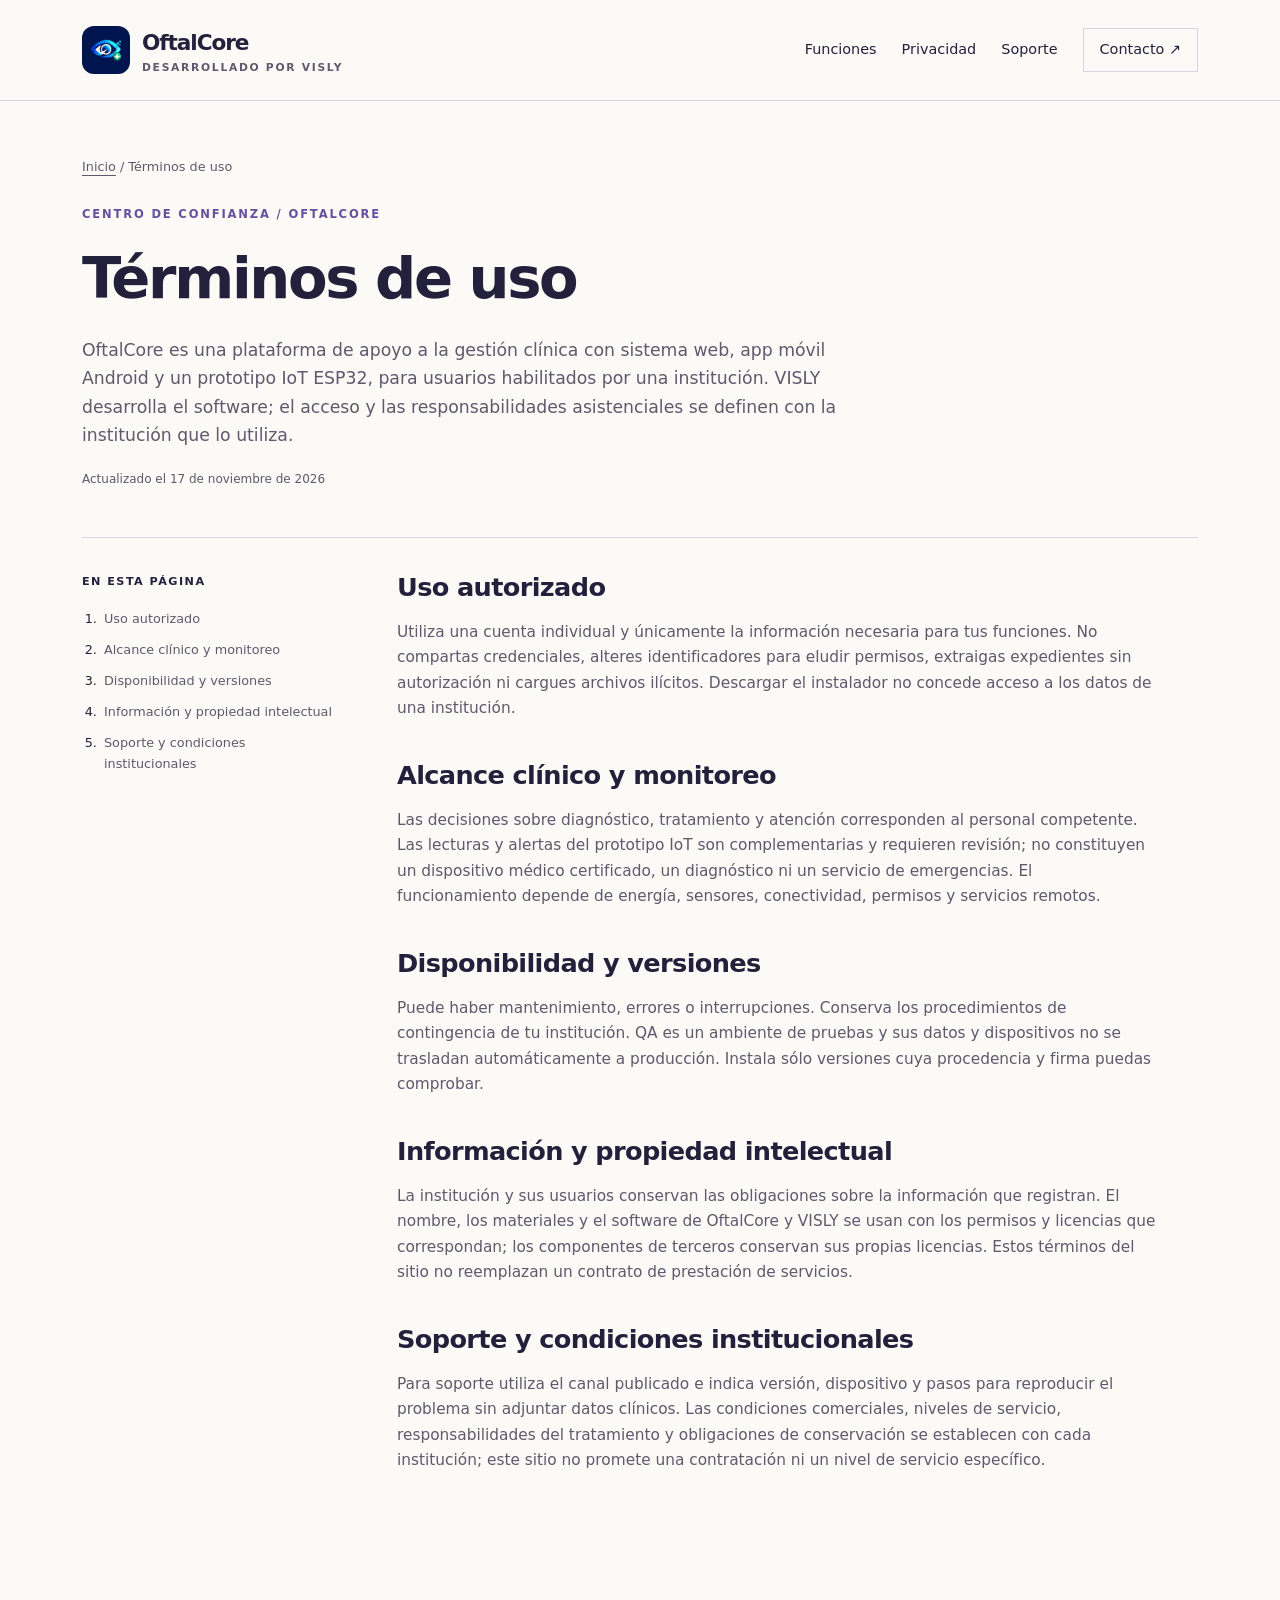
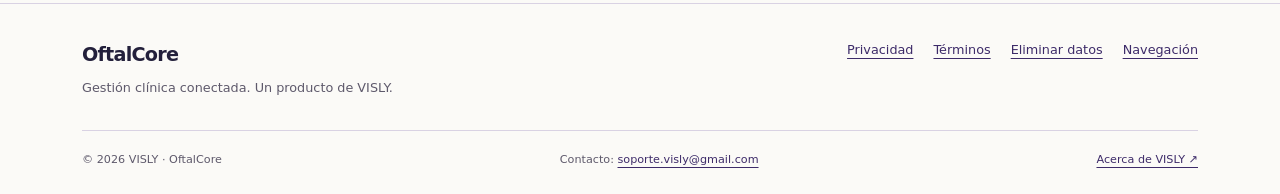
<file: terminos.html>
<!doctype html>
<html lang="es"><head><meta charset="utf-8"><meta name="viewport" content="width=device-width,initial-scale=1"><title>Términos de uso · OftalCore</title><meta name="description" content="OftalCore es una plataforma de apoyo a la gestión clínica con sistema web, app móvil Android y un prototipo IoT ESP32, para usuarios habilitados por una institución. VISLY desarrolla el software; el acceso y las responsabilidades asistenciales se definen con la institución que lo utiliza."><meta name="theme-color" content="#66509d"><link rel="icon" href="assets/oftalcore-icon.png" type="image/png"><link rel="stylesheet" href="assets/styles.css"><script src="assets/main.js" defer></script></head><body><a class="skip" href="#contenido">Saltar al contenido</a><header class="site-header"><nav class="nav wrap" aria-label="Navegación principal"><a class="brand" href="index.html"><img src="assets/oftalcore-icon.png" alt="" width="48" height="48"><span class="brand-name">OftalCore<small>Desarrollado por VISLY</small></span></a><button class="menu-toggle" type="button" aria-expanded="false" aria-controls="navigation">Menú</button><div class="nav-links" id="navigation"><a href="index.html#funcionalidades">Funciones</a><a href="privacidad.html">Privacidad</a><a href="soporte.html">Soporte</a><a class="nav-contact" href="soporte.html#contacto">Contacto <span aria-hidden="true">↗</span></a></div></nav></header><main id="contenido" class="wrap"><header class="legal-hero"><p class="breadcrumb"><a href="index.html">Inicio</a> / Términos de uso</p><p class="eyebrow">Centro de confianza / OftalCore</p><h1>Términos de uso</h1><p class="lead">OftalCore es una plataforma de apoyo a la gestión clínica con sistema web, app móvil Android y un prototipo IoT ESP32, para usuarios habilitados por una institución. VISLY desarrolla el software; el acceso y las responsabilidades asistenciales se definen con la institución que lo utiliza.</p><p class="updated">Actualizado el 17 de noviembre de 2026</p></header><div class="legal-layout"><aside class="contents"><strong>En esta página</strong><ol><li><a href="#seccion-1">Uso autorizado</a></li><li><a href="#seccion-2">Alcance clínico y monitoreo</a></li><li><a href="#seccion-3">Disponibilidad y versiones</a></li><li><a href="#seccion-4">Información y propiedad intelectual</a></li><li><a href="#seccion-5">Soporte y condiciones institucionales</a></li></ol></aside><article class="legal-copy"><section id="seccion-1"><h2>Uso autorizado</h2><p>Utiliza una cuenta individual y únicamente la información necesaria para tus funciones. No compartas credenciales, alteres identificadores para eludir permisos, extraigas expedientes sin autorización ni cargues archivos ilícitos. Descargar el instalador no concede acceso a los datos de una institución.</p></section><section id="seccion-2"><h2>Alcance clínico y monitoreo</h2><p>Las decisiones sobre diagnóstico, tratamiento y atención corresponden al personal competente. Las lecturas y alertas del prototipo IoT son complementarias y requieren revisión; no constituyen un dispositivo médico certificado, un diagnóstico ni un servicio de emergencias. El funcionamiento depende de energía, sensores, conectividad, permisos y servicios remotos.</p></section><section id="seccion-3"><h2>Disponibilidad y versiones</h2><p>Puede haber mantenimiento, errores o interrupciones. Conserva los procedimientos de contingencia de tu institución. QA es un ambiente de pruebas y sus datos y dispositivos no se trasladan automáticamente a producción. Instala sólo versiones cuya procedencia y firma puedas comprobar.</p></section><section id="seccion-4"><h2>Información y propiedad intelectual</h2><p>La institución y sus usuarios conservan las obligaciones sobre la información que registran. El nombre, los materiales y el software de OftalCore y VISLY se usan con los permisos y licencias que correspondan; los componentes de terceros conservan sus propias licencias. Estos términos del sitio no reemplazan un contrato de prestación de servicios.</p></section><section id="seccion-5"><h2>Soporte y condiciones institucionales</h2><p>Para soporte utiliza el canal publicado e indica versión, dispositivo y pasos para reproducir el problema sin adjuntar datos clínicos. Las condiciones comerciales, niveles de servicio, responsabilidades del tratamiento y obligaciones de conservación se establecen con cada institución; este sitio no promete una contratación ni un nivel de servicio específico.</p></section></article></div></main><footer class="site-footer"><div class="wrap"><div class="footer-top"><div class="footer-brand"><strong>OftalCore</strong><p>Gestión clínica conectada. Un producto de VISLY.</p></div><nav class="footer-links" aria-label="Información legal"><a href="privacidad.html">Privacidad</a><a href="terminos.html">Términos</a><a href="eliminacion.html">Eliminar datos</a><a href="cookies.html">Navegación</a></nav></div><div class="footer-bottom"><span>© 2026 VISLY · OftalCore</span><span>Contacto: <a href="mailto:soporte.visly@gmail.com">soporte.visly@gmail.com</a></span><a href="https://github.com/JoelLara10/VISLY" rel="noopener">Acerca de VISLY ↗</a></div></div></footer></body></html>
</file>
<file: assets/styles.css>
:root{--ink:#23203b;--purple:#66509d;--deep:#3d2b69;--lavender:#ede8f5;--paper:#fbfaf7;--line:#d9d2e3;--muted:#5e596b;--white:#fff;--width:1180px;font-family:system-ui,-apple-system,BlinkMacSystemFont,"Segoe UI",sans-serif;color:var(--ink);background:var(--paper);font-synthesis:none}*{box-sizing:border-box}html{scroll-behavior:smooth;scroll-padding-top:100px}body{margin:0;font-size:16px;line-height:1.65}a{color:var(--deep);text-underline-offset:4px}a:hover{color:var(--purple)}button,a{-webkit-tap-highlight-color:transparent}a:focus-visible,button:focus-visible,summary:focus-visible{outline:3px solid #b88118;outline-offset:5px}img{max-width:100%;height:auto;display:block}button{font:inherit}h1,h2,h3,p{margin:0}h1,h2,h3{line-height:1.12;letter-spacing:-.04em}h1{font-size:clamp(2.8rem,5.2vw,5.6rem);font-weight:650}h2{font-size:clamp(2rem,3.4vw,3.5rem);font-weight:620}h3{font-size:1.35rem;font-weight:650;letter-spacing:-.025em}p+p{margin-top:1.1rem}.wrap{max-width:var(--width);margin:auto;padding-inline:32px}.skip{position:absolute;top:-70px;left:20px;background:var(--ink);color:white;padding:12px;z-index:20}.skip:focus{top:10px}.site-header{border-bottom:1px solid var(--line);background:var(--paper)}.nav{display:flex;align-items:center;min-height:100px;gap:28px}.brand{display:flex;gap:12px;align-items:center;color:var(--ink);text-decoration:none;margin-right:auto}.brand img{width:48px;height:48px;border-radius:12px}.brand-name{font-weight:700;font-size:1.35rem;letter-spacing:-.05em}.brand small{display:block;font-size:.67rem;letter-spacing:.16em;font-weight:600;text-transform:uppercase;color:var(--muted);line-height:1.4}.nav-links{display:flex;align-items:center;gap:25px}.nav-links a{font-size:.9rem;text-decoration:none;color:var(--ink)}.nav-links a:hover,.nav-links a[aria-current=page]{color:var(--purple);text-decoration:underline}.nav-links .nav-contact{border:1px solid var(--line);padding:9px 16px}.menu-toggle{display:none;background:none;border:1px solid var(--line);padding:8px 13px;color:var(--ink)}.eyebrow{text-transform:uppercase;letter-spacing:.16em;font-size:.72rem;font-weight:700;color:var(--purple);margin-bottom:23px}.hero{padding-block:85px 90px;display:grid;grid-template-columns:1.25fr .85fr;gap:70px;align-items:center}.hero h1 span{color:var(--purple)}.hero .lead{font-size:1.15rem;color:var(--muted);max-width:550px;margin-top:28px;line-height:1.7}.actions{display:flex;gap:13px;align-items:center;flex-wrap:wrap;margin-top:32px}.button{display:inline-flex;align-items:center;justify-content:center;gap:20px;background:var(--purple);color:white;text-decoration:none;font-weight:650;font-size:.88rem;padding:14px 21px;border:1px solid var(--purple);transition:background .15s}.button:hover{color:white;background:var(--deep);border-color:var(--deep)}.button.secondary{background:transparent;border-color:var(--line);color:var(--ink)}.button.secondary:hover{background:var(--lavender)}.arrow{font-size:1.2rem;font-weight:400}.hero-note{display:flex;gap:10px;align-items:center;margin-top:26px;font-size:.76rem;color:var(--muted)}.hero-note::before{content:"";width:7px;height:7px;border-radius:50%;background:var(--purple);flex:none}.product-stage{background:var(--lavender);padding:30px 28px 24px;position:relative;border-radius:4px;min-width:0}.product-stage::before{content:"OFTALCORE / APP ANDROID";display:block;font-size:.6rem;letter-spacing:.17em;color:var(--deep);font-weight:700;margin-bottom:18px}.phone{max-width:240px;margin:auto;border:7px solid #2d2540;border-radius:30px;overflow:hidden;box-shadow:10px 15px 0 #d8cfe7;background:#f7fbff}.phone img{width:100%}.product-caption{margin-top:22px;color:var(--muted);font-size:.72rem;line-height:1.6}.intro-strip{border-block:1px solid var(--line);padding-block:26px;display:flex;justify-content:space-between;align-items:center;gap:30px}.intro-strip p{font-size:.9rem;max-width:540px;color:var(--muted)}.intro-strip strong{font-size:.95rem;font-weight:650}.section{padding-block:86px}.section-intro{display:grid;grid-template-columns:.6fr 1.4fr;gap:50px;margin-bottom:50px}.section-intro p{color:var(--muted);max-width:620px;margin-top:22px}.index-label{font-size:.76rem;text-transform:uppercase;letter-spacing:.13em;color:var(--muted);padding-top:9px}.feature-list{border-top:1px solid var(--line)}.feature-row{display:grid;grid-template-columns:65px .9fr 1.1fr;gap:25px;align-items:start;padding-block:29px;border-bottom:1px solid var(--line)}.feature-number{font-size:.8rem;color:var(--purple);font-weight:650}.feature-row p{color:var(--muted);font-size:.95rem}.monitoring{background:var(--deep);color:white;padding-block:72px}.monitoring .wrap{display:grid;grid-template-columns:1.15fr .85fr;gap:80px;align-items:start}.monitoring .eyebrow{color:#d5c9ed}.monitoring h2{max-width:610px}.monitoring p{color:#e2d9ef;margin-top:24px;max-width:650px}.monitoring .aside{border-left:1px solid #79669a;padding-left:28px;font-size:.9rem}.monitoring .aside strong{display:block;color:white;font-size:1rem;margin-bottom:12px}.monitoring .aside p{margin-top:0}.trust{display:grid;grid-template-columns:1fr 1fr;gap:90px;align-items:start}.trust p{color:var(--muted);margin-top:22px}.trust-links{border-top:1px solid var(--line)}.trust-links a{display:flex;justify-content:space-between;align-items:center;gap:20px;padding-block:20px;border-bottom:1px solid var(--line);text-decoration:none;font-size:1.1rem}.trust-links a span{font-size:.7rem;color:var(--muted);display:block;margin-top:4px}.cta-strip{display:flex;align-items:center;justify-content:space-between;gap:30px;background:var(--lavender);padding:40px}.cta-strip h2{font-size:1.9rem}.cta-strip p{color:var(--muted);margin-top:10px}.site-footer{border-top:1px solid var(--line);padding-block:35px 24px}.footer-top{display:flex;justify-content:space-between;gap:30px;align-items:flex-start}.footer-brand strong{font-size:1.2rem;letter-spacing:-.04em}.footer-brand p{font-size:.8rem;color:var(--muted);margin-top:6px}.footer-links{display:flex;gap:20px;flex-wrap:wrap;font-size:.8rem}.footer-bottom{margin-top:32px;padding-top:20px;border-top:1px solid var(--line);display:flex;justify-content:space-between;gap:20px;font-size:.7rem;color:var(--muted)}.legal-hero{padding-block:55px 48px;max-width:900px}.breadcrumb{font-size:.8rem;margin-bottom:28px;color:var(--muted)}.breadcrumb a{color:var(--muted)}.legal-hero h1{font-size:clamp(2.6rem,4.5vw,4.3rem)}.legal-hero .lead{margin-top:24px;font-size:1.08rem;color:var(--muted);max-width:760px}.updated{font-size:.75rem;color:var(--muted);margin-top:20px}.legal-layout{display:grid;grid-template-columns:250px 1fr;gap:65px;padding-block:35px 90px;border-top:1px solid var(--line)}.contents{font-size:.8rem;position:sticky;top:30px;align-self:start}.contents strong{display:block;margin-bottom:16px;font-size:.7rem;letter-spacing:.13em;text-transform:uppercase}.contents ol{margin:0;padding-left:19px}.contents li{margin-block:10px;padding-left:3px}.contents a{text-decoration:none;color:var(--muted)}.contents a:hover{text-decoration:underline;color:var(--purple)}.legal-copy{min-width:0;max-width:760px}.legal-copy section{margin-bottom:40px;scroll-margin-top:35px}.legal-copy h2{font-size:1.6rem;margin-bottom:18px;letter-spacing:-.025em}.legal-copy h3{font-size:1.1rem;margin-block:20px 10px}.legal-copy p,.legal-copy li{color:var(--muted);font-size:.96rem}.legal-copy ul,.legal-copy ol{padding-left:22px}.legal-copy li{margin-block:9px}.legal-copy .contact-block{border-top:1px solid var(--line);border-bottom:1px solid var(--line);padding-block:24px}.legal-copy .contact-block a{overflow-wrap:anywhere}.notice{border-left:3px solid var(--purple);padding-left:20px;margin-block:26px;color:var(--muted);font-size:.9rem}.support-grid{display:grid;grid-template-columns:1fr 1fr;gap:42px;margin-block:45px}.support-grid article{border-top:2px solid var(--purple);padding-top:23px}.support-grid p{color:var(--muted);font-size:.95rem;margin-top:18px}.support-grid .button{margin-top:22px}.faq{margin-top:40px;border-top:1px solid var(--line)}details{border-bottom:1px solid var(--line);padding:19px 0}summary{cursor:pointer;font-weight:600}details p{padding-top:17px;color:var(--muted)}.sr-only{position:absolute;width:1px;height:1px;padding:0;margin:-1px;overflow:hidden;clip:rect(0,0,0,0);white-space:nowrap;border:0}@media(max-width:950px){.hero{gap:35px}.nav-links{gap:16px}.section-intro{grid-template-columns:.4fr 1fr;gap:30px}.trust{gap:45px}.legal-layout{grid-template-columns:200px 1fr;gap:35px}.monitoring .wrap{gap:40px}.hero{padding-top:60px}.product-stage{padding-inline:20px}}@media(max-width:720px){.wrap{padding-inline:23px}.nav{min-height:82px;flex-wrap:wrap;gap:0;position:relative}.brand img{width:40px;height:40px}.brand-name{font-size:1.2rem}.menu-toggle{display:block}.nav-links{display:flex;flex-wrap:wrap;gap:15px 24px;width:100%;padding-block:0 20px}.js .nav-links{display:none}.js .nav-links.is-open{display:flex}.nav-links a{font-size:.85rem}.nav-links .nav-contact{padding:0;border:0}.hero{grid-template-columns:1fr;gap:42px;padding-block:48px 52px}.hero h1{max-width:600px;font-size:clamp(2.7rem,10.5vw,4.3rem)}.hero .lead{font-size:1rem;margin-top:23px}.hero .eyebrow{margin-bottom:20px}.product-stage{max-width:440px;width:100%;justify-self:center;padding:25px 25px 20px}.phone{max-width:208px}.product-caption{max-width:320px;margin-inline:auto}.intro-strip{align-items:flex-start;flex-direction:column;gap:8px;padding-block:24px}.section{padding-block:55px}.section-intro{grid-template-columns:1fr;gap:17px;margin-bottom:32px}.section-intro p{margin-top:17px}.feature-row{grid-template-columns:35px 1fr;gap:12px;padding-block:25px}.feature-row p{grid-column:2;font-size:.91rem}.feature-row h3{font-size:1.25rem}.monitoring{padding-block:50px}.monitoring .wrap{grid-template-columns:1fr;gap:30px}.monitoring .aside{padding-left:20px}.trust{grid-template-columns:1fr;gap:30px}.cta-strip{padding:28px;flex-direction:column;align-items:flex-start}.cta-strip .button{width:100%}.footer-top,.footer-bottom{flex-direction:column;gap:22px}.footer-links{gap:13px 20px}.footer-bottom{gap:7px;margin-top:24px}.legal-hero{padding-block:35px}.legal-hero h1{font-size:2.6rem}.legal-layout{grid-template-columns:1fr;gap:35px;padding-block:30px 55px}.contents{position:static}.contents ol{display:grid;grid-template-columns:1fr 1fr;gap:0 24px}.legal-copy h2{font-size:1.5rem}.support-grid{grid-template-columns:1fr;gap:30px}.actions .button{padding-inline:17px}.legal-copy section{scroll-margin-top:20px}}@media(prefers-reduced-motion:reduce){html{scroll-behavior:auto}*{transition:none!important;animation:none!important}}
:where(.product-stage){margin:0}.support-grid h2{font-size:1.8rem}.hero>div{min-width:0}@media(max-width:720px){.menu-toggle{display:none}.js .menu-toggle{display:block}}
</file>
